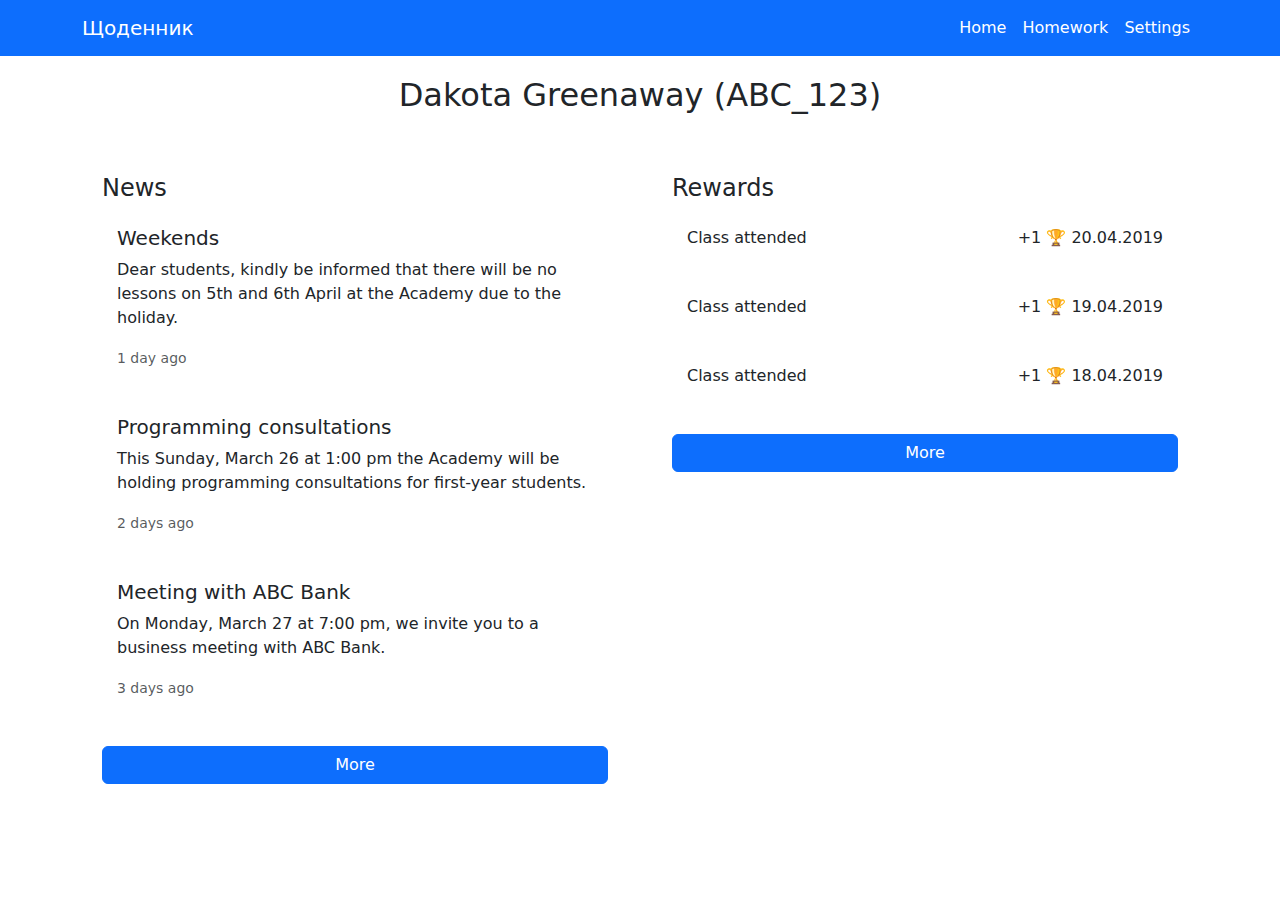
<file: Html/HW/Bootstrap/index.html>
<!DOCTYPE html>
<html lang="uk">
<head>
    <meta charset="UTF-8">
    <meta name="viewport" content="width=device-width, initial-scale=1.0">
    <title>Сайт-щоденник студента</title>
    <link rel="stylesheet" href="style.css">
    <link rel="stylesheet" href="bootstrap.min.css">
</head>
<body>
    <nav class="navbar navbar-expand-lg">
        <div class="container">
            <a class="navbar-brand" href="#">Щоденник</a>
            <div class="collapse navbar-collapse" id="navbarNav">
                <ul class="navbar-nav ms-auto">
                    <li class="nav-item"><a class="nav-link" href="#">Home</a></li>
                    <li class="nav-item"><a class="nav-link" href="#">Homework</a></li>
                    <li class="nav-item"><a class="nav-link" href="#">Settings</a></li>
                </ul>
            </div>
        </div>
    </nav>

    <div class="container profile-header">
        <h2>Dakota Greenaway (ABC_123)</h2>
    </div>

    <div class="container">
        <div class="row">
            <div class="col-md-6">
                <div class="news">
                    <h4>News</h4>
                    <div class="card-news d-flex align-items-center">
                        <div>
                            <h5>Weekends</h5>
                            <p>Dear students, kindly be informed that there will be no lessons on 5th and 6th April at the Academy due to the holiday.</p>
                            <small class="text-muted">1 day ago</small>
                        </div>
                    </div>
                    <div class="card-news d-flex align-items-center">
                        <div>
                            <h5>Programming consultations</h5>
                            <p>This Sunday, March 26 at 1:00 pm the Academy will be holding programming consultations for first-year students.</p>
                            <small class="text-muted">2 days ago</small>
                        </div>
                    </div>
                    <div class="card-news d-flex align-items-center">
                        <div>
                            <h5>Meeting with ABC Bank</h5>
                            <p>On Monday, March 27 at 7:00 pm, we invite you to a business meeting with ABC Bank.</p>
                            <small class="text-muted">3 days ago</small>
                        </div>
                    </div>
                    <button class="btn btn-primary mt-3 w-100">More</button>
                </div>
            </div>
            <div class="col-md-6">
                <div class="rewards">
                    <h4>Rewards</h4>
                    <div class="card-reward d-flex justify-content-between">
                        <span>Class attended</span>
                        <span>+1 🏆 20.04.2019</span>
                    </div>
                    <div class="card-reward d-flex justify-content-between">
                        <span>Class attended</span>
                        <span>+1 🏆 19.04.2019</span>
                    </div>
                    <div class="card-reward d-flex justify-content-between">
                        <span>Class attended</span>
                        <span>+1 🏆 18.04.2019</span>
                    </div>
                    <button class="btn btn-primary mt-3 w-100">More</button>
                </div>
            </div>
        </div>
    </div>
</body>
</html>
</file>
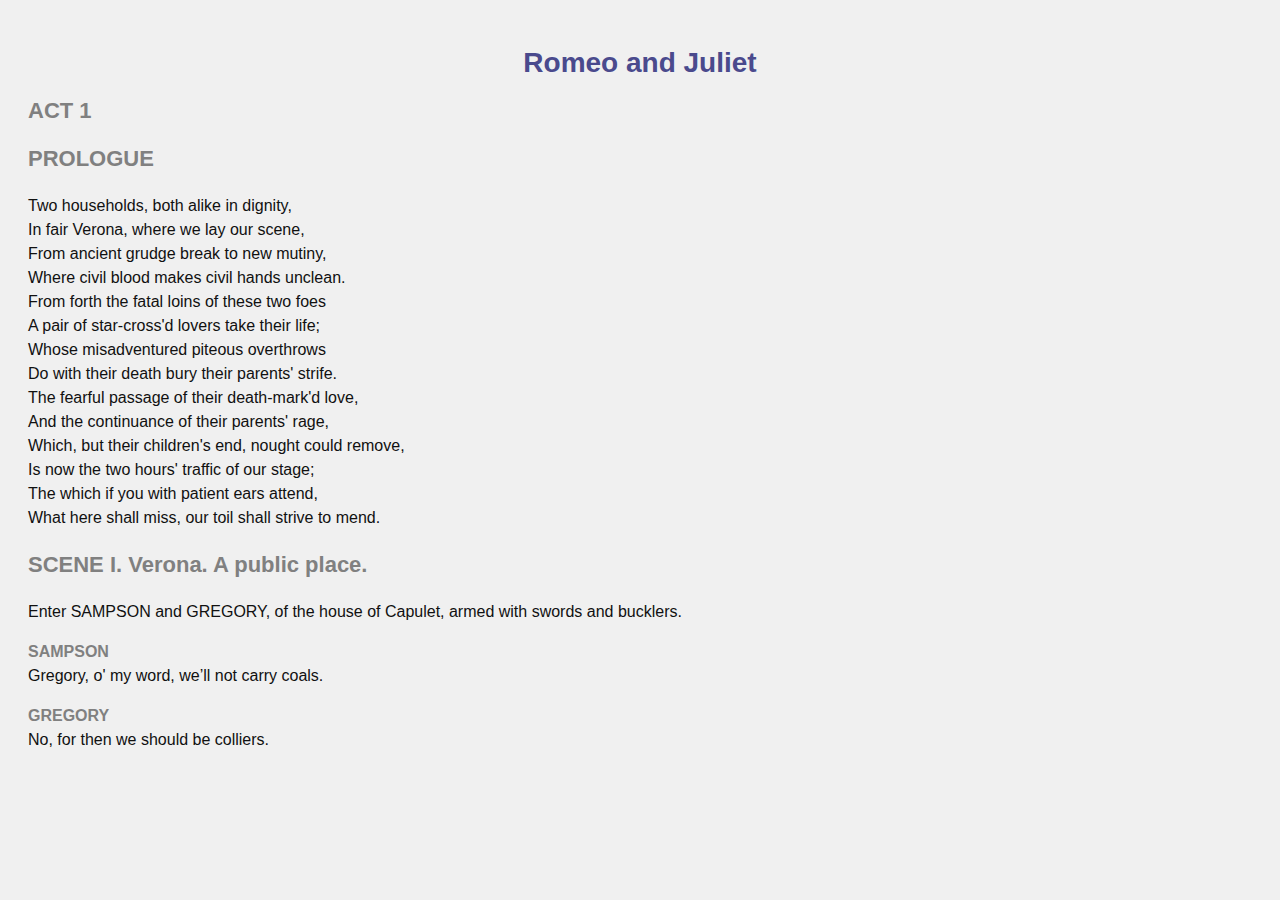
<file: Html/HW/EX1/index.html>
<!DOCTYPE html>
<html lang="en">
<head>
    <meta charset="UTF-8">
    <meta name="viewport" content="width=device-width, initial-scale=1.0">
    <title>Romeo and Juliet</title>
    <link rel="stylesheet" href="styles.css">
</head>
<body>
    <h1>Romeo and Juliet</h1>
    <h2>ACT 1</h2>
    <h3>PROLOGUE</h3>
    <p>Two households, both alike in dignity,<br>
        In fair Verona, where we lay our scene,<br>
        From ancient grudge break to new mutiny,<br>
        Where civil blood makes civil hands unclean.<br>
        From forth the fatal loins of these two foes<br>
        A pair of star-cross'd lovers take their life;<br>
        Whose misadventured piteous overthrows<br>
        Do with their death bury their parents' strife.<br>
        The fearful passage of their death-mark'd love,<br>
        And the continuance of their parents' rage,<br>
        Which, but their children's end, nought could remove,<br>
        Is now the two hours' traffic of our stage;<br>
        The which if you with patient ears attend,<br>
        What here shall miss, our toil shall strive to mend. </p>

    <h3>SCENE I. Verona. A public place.</h3>
    <p>Enter SAMPSON and GREGORY, of the house of Capulet, armed with swords and bucklers.</p>
    <p><b>SAMPSON</b><br>
    Gregory, o' my word, we’ll not carry coals.</p>
    <p><b>GREGORY</b><br>
    No, for then we should be colliers.</p>
</body>
</html>
</file>
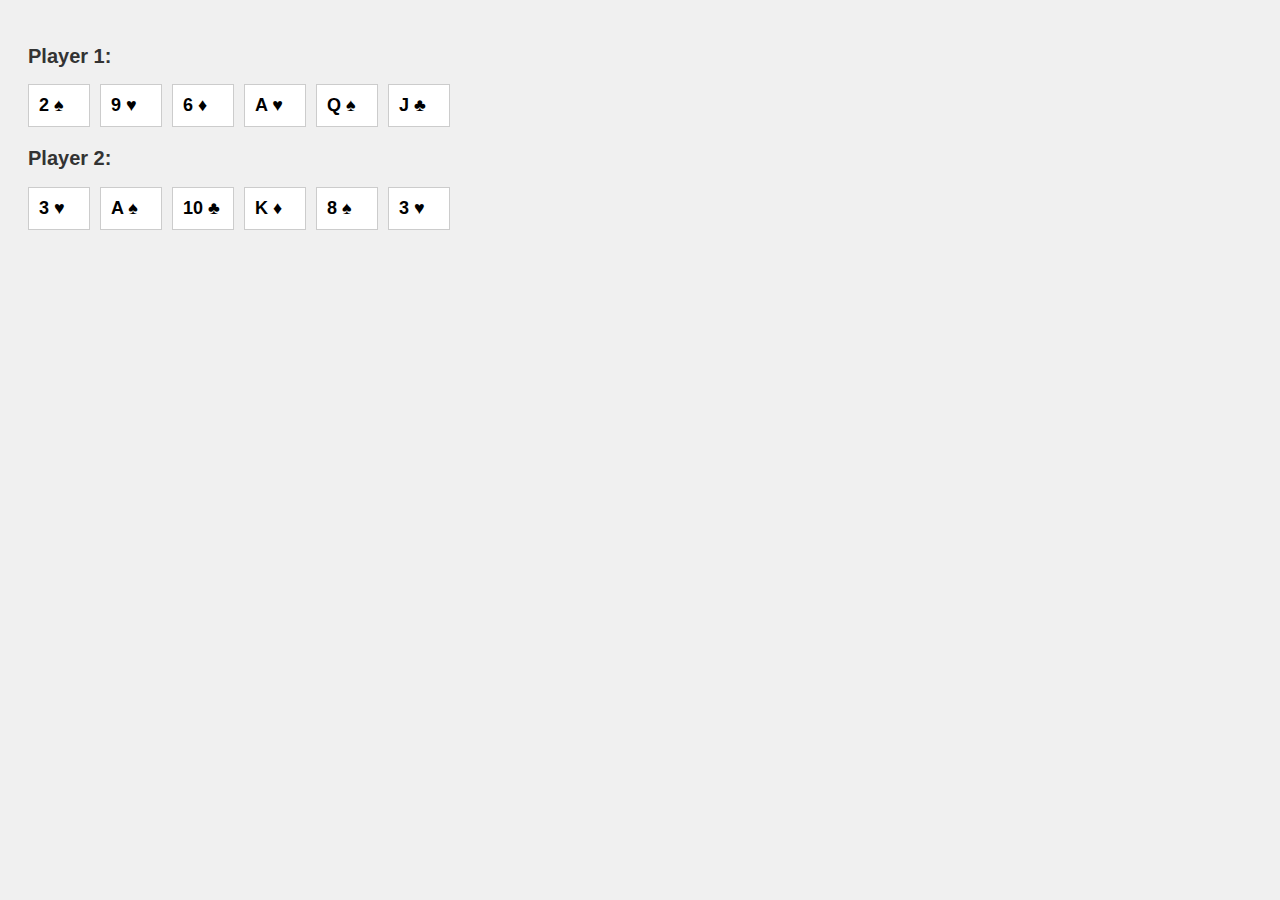
<file: Html/HW/EX2/index.html>
<!DOCTYPE html>
<html lang="en">
<head>
    <meta charset="UTF-8">
    <meta name="viewport" content="width=device-width, initial-scale=1.0">
    <title>Card Game</title>
    <link rel="stylesheet" href="styles.css">
</head>
<body>
    <h2>Player 1:</h2>
    <div class="cards">
        <span class="card">2 ♠</span>
        <span class="card">9 ♥</span>
        <span class="card">6 ♦</span>
        <span class="card">A ♥</span>
        <span class="card">Q ♠</span>
        <span class="card">J ♣</span>
    </div>

    <h2>Player 2:</h2>
    <div class="cards">
        <span class="card">3 ♥</span>
        <span class="card">A ♠</span>
        <span class="card">10 ♣</span>
        <span class="card">K ♦</span>
        <span class="card">8 ♠</span>
        <span class="card">3 ♥</span>
    </div>
</body>
</html>
</file>
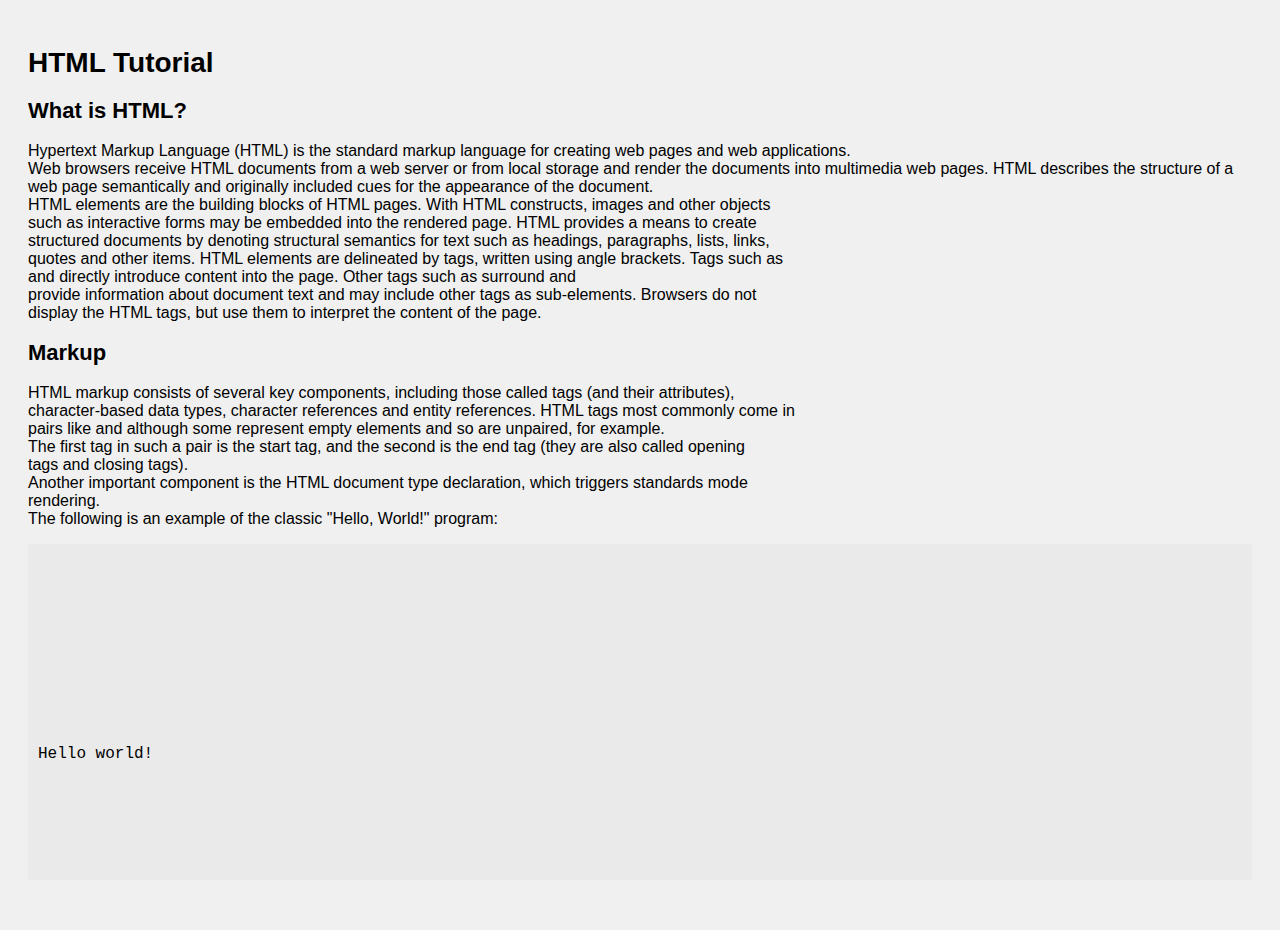
<file: Html/HW/EX3/index.html>
<!DOCTYPE html>
<html lang="en">
<head>
    <meta charset="UTF-8">
    <meta name="viewport" content="width=device-width, initial-scale=1.0">
    <title>HTML Tutorial</title>
    <link rel="stylesheet" href="styles.css">
</head>
<body>
    <h1>HTML Tutorial</h1>
    <h2>What is HTML?</h2>
    <p>Hypertext Markup Language (HTML) is the standard markup language for creating web pages and web applications.<br>
        Web browsers receive HTML documents from a web server or from local storage and render the documents into multimedia web pages. HTML describes the structure of a web page semantically and originally included cues for the appearance of the document.<br>
        HTML elements are the building blocks of HTML pages. With HTML constructs, images and other objects<br>
        such as interactive forms may be embedded into the rendered page. HTML provides a means to create<br> 
        structured documents by denoting structural semantics for text such as headings, paragraphs, lists, links,<br>
        quotes and other items. HTML elements are delineated by tags, written using angle brackets. Tags such as<br>
        and directly introduce content into the page. Other tags such as surround and<br> 
        provide information about document text and may include other tags as sub-elements. Browsers do not<br> 
        display the HTML tags, but use them to interpret the content of the page.</p>

    <h2>Markup</h2>
    <p>HTML markup consists of several key components, including those called tags (and their attributes),<br> 
        character-based data types, character references and entity references. HTML tags most commonly come in<br> 
        pairs like and although some represent empty elements and so are unpaired, for example.<br>
        The first tag in such a pair is the start tag, and the second is the end tag (they are also called opening<br>
        tags and closing tags).<br>

        Another important component is the HTML document type declaration, which triggers standards mode<br>
        rendering.<br>

        The following is an example of the classic "Hello, World!" program:<br></p>
    <pre><code>
<p>
    <!DOCTYPE html>
    <html>
        <head>
            <title>This is a title</title>
        </head>
        <body>
            <p>Hello world!</p>
        </body>
    </html>
</p>
    </code></pre>
</body>
</html>
</file>
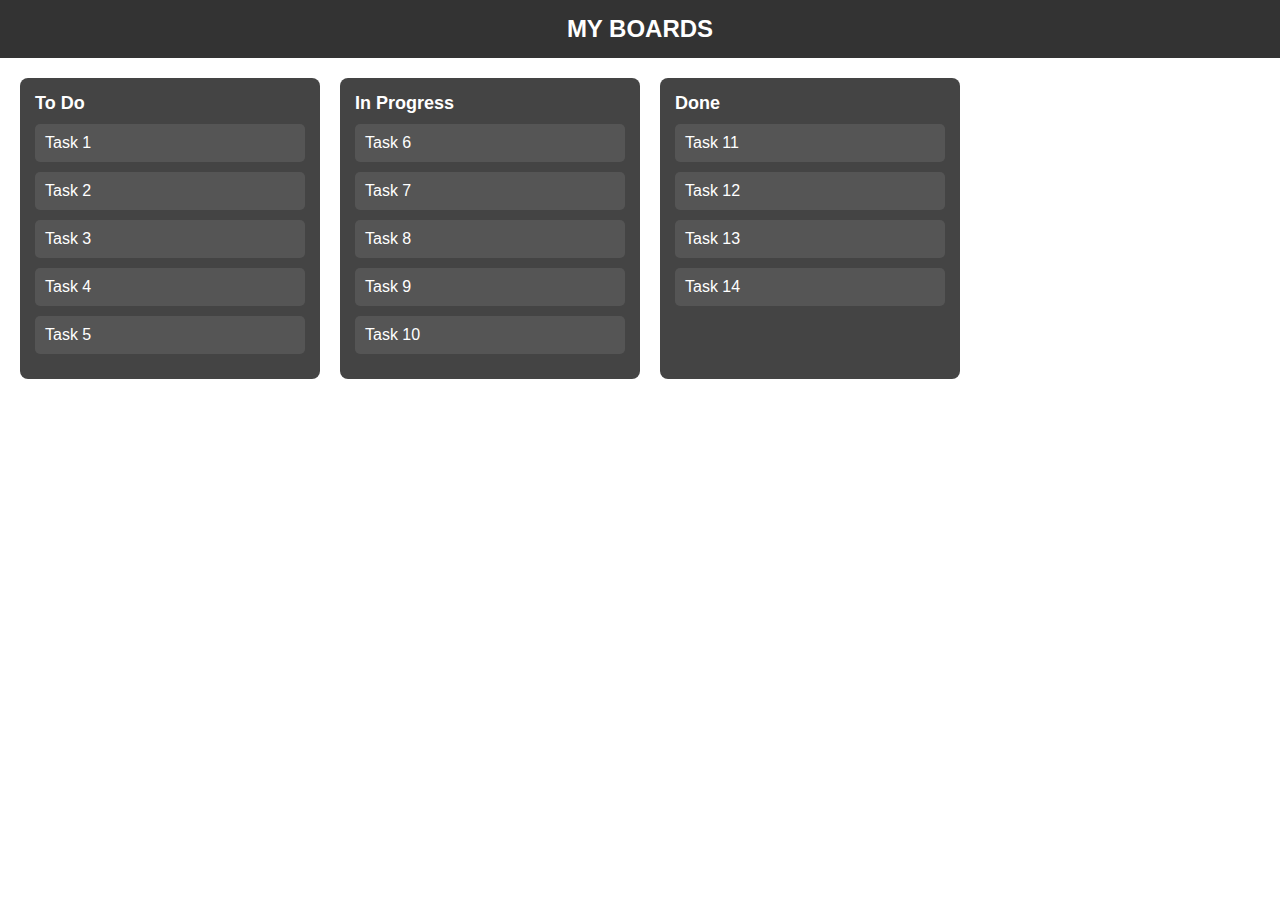
<file: Html/HW/FlexBox/index.html>
<!DOCTYPE html>
<html lang="en">
<head>
    <meta charset="UTF-8">
    <meta name="viewport" content="width=device-width, initial-scale=1.0">
    <title>Task Boards</title>
    <link rel="stylesheet" href="style.css">
</head>
<body>
    <div class="header">MY BOARDS</div>
    <div class="boards-container">
        <div class="board">
            <div class="board-title">To Do</div>
            <div class="task">Task 1</div>
            <div class="task">Task 2</div>
            <div class="task">Task 3</div>
            <div class="task">Task 4</div>
            <div class="task">Task 5</div>
        </div>
        <div class="board">
            <div class="board-title">In Progress</div>
            <div class="task">Task 6</div>
            <div class="task">Task 7</div>
            <div class="task">Task 8</div>
            <div class="task">Task 9</div>
            <div class="task">Task 10</div>
        </div>
        <div class="board">
            <div class="board-title">Done</div>
            <div class="task">Task 11</div>
            <div class="task">Task 12</div>
            <div class="task">Task 13</div>
            <div class="task">Task 14</div>
        </div>
    </div>
</body>
</html>
</file>
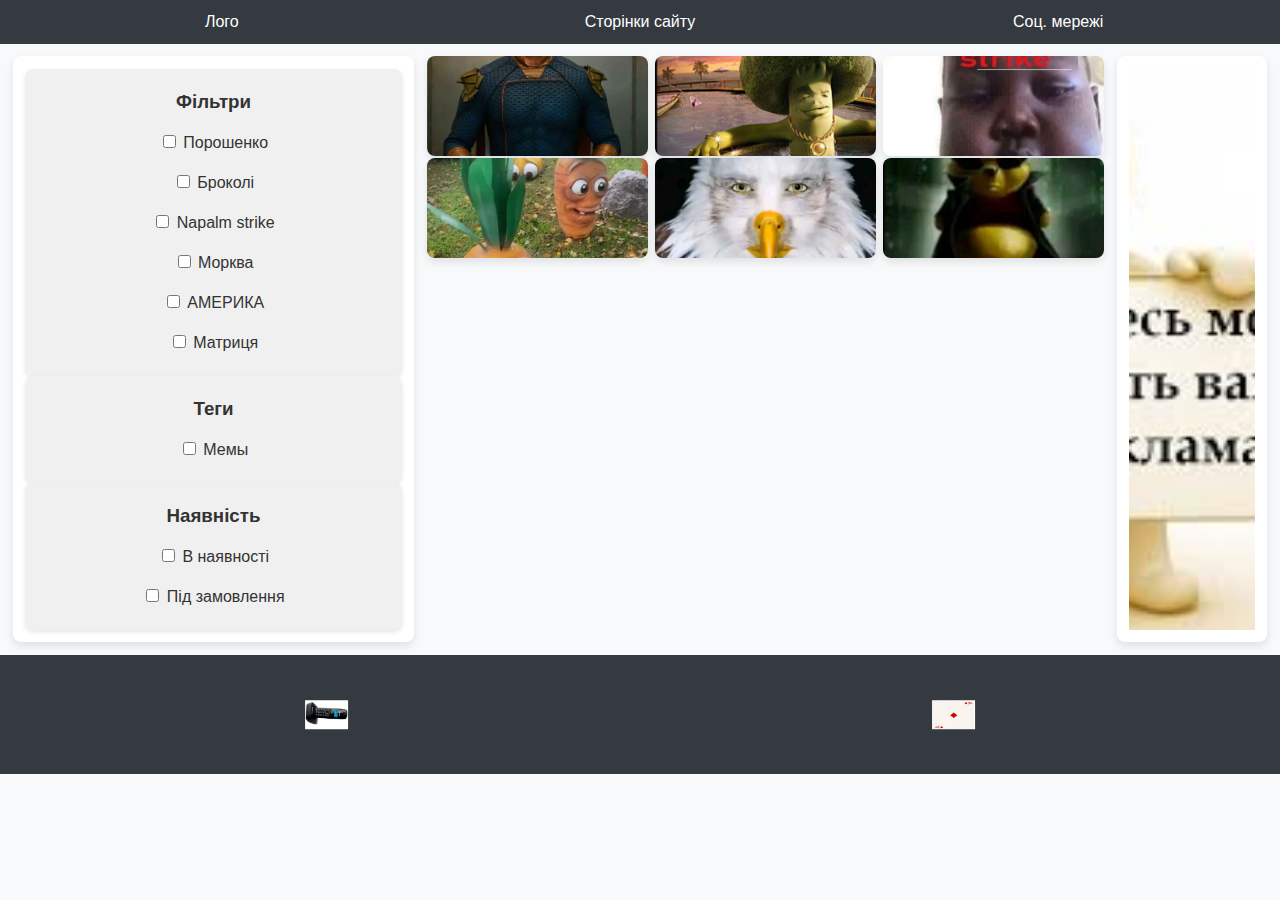
<file: Html/HW/Grid Layout/index.html>
<!DOCTYPE html>
<html lang="uk">
<head>
    <meta charset="UTF-8">
    <meta name="viewport" content="width=device-width, initial-scale=1.0">
    <title>123</title>
    <link rel="stylesheet" href="styles.css">
</head>
<body>
    <header>
        <div class="logo">Лого</div>
        <nav class="menu">Сторінки сайту</nav>
        <div class="social">Соц. мережі</div>
    </header>
    <div class="container">
        <side class="sidebar">
            <div class="filters">
            <h3>Фільтри</h3>
                <label>
                    <input type="checkbox" name="category" value="poroshenko">
                    Порошенко
                </label>
                <label>
                    <input type="checkbox" name="category" value="broccoli">
                    Броколі
                </label>
                <label>
                    <input type="checkbox" name="category" value="Napalm">
                    Napalm strike
                </label>
                <label>
                    <input type="checkbox" name="category" value="morkov">
                    Морква
                </label>
                <label>
                    <input type="checkbox" name="category" value="USA">
                    АМЕРИКА
                </label>
                <label>
                    <input type="checkbox" name="category" value="NEO">
                    Матриця
                </label>
            </div>
            <div class="tags">
                <h3>Теги</h3>
                <label>
                    <input type="checkbox" name="category" value="poroshenko">
                    Мемы
                </label>
            </div>
            <div class="availability">
                <h3>Наявність</h3>
                <label>
                    <input type="checkbox" name="category" value="poroshenko">
                    В наявності
                </label>
                <label>
                    <input type="checkbox" name="category" value="broccoli">
                    Під замовлення
                </label>
            </div>
        </side>
        <main>
            <div class="catalog">
                <div class="card"><img src="images/1.jpg"></div>
                <div class="card"><img src="images/2.jpg"></div>
                <div class="card"><img src="images/3.jpg"></div>
                <div class="card"><img src="images/4.jpg"></div>
                <div class="card"><img src="images/5.jpg"></div>
                <div class="card"><img src="images/6.jpg"></div>
            </div>
        </main>
        <side class="ads"><img src="images/ads.jpg"></side>
    </div>
    <footer>
        <div class="contacts"><img src="images/kontakt.jpg"></div>
        <div class="map"><img src="images/map.jpg"></div>
    </footer>
</body>
</html>
</file>
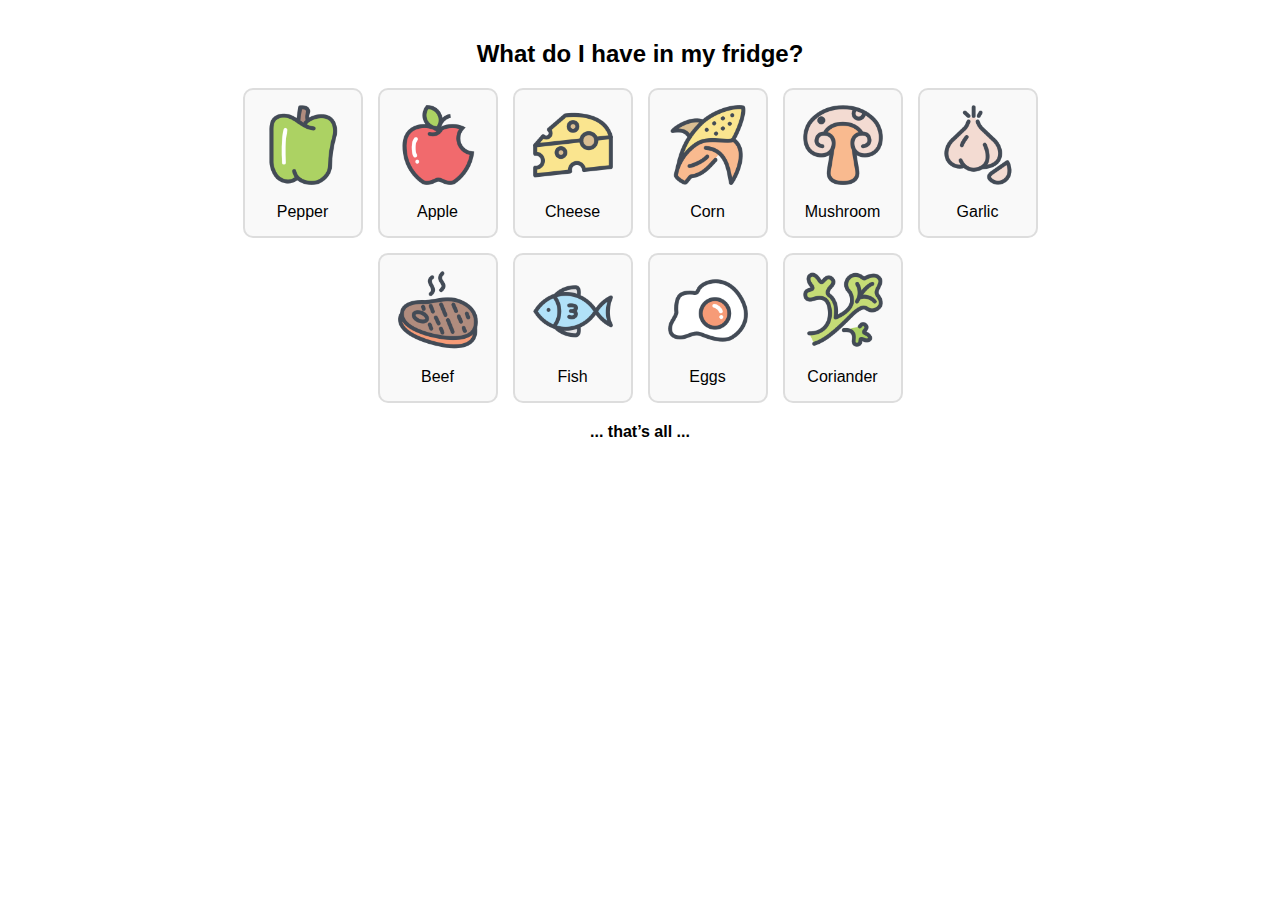
<file: Html/HW/Принципи навігації web-сайту/index.html>
<!DOCTYPE html>
<html lang="uk">
<head>
    <meta charset="UTF-8">
    <meta name="viewport" content="width=device-width, initial-scale=1.0">
    <title>Список продуктів</title>
    <link rel="stylesheet" href="style.css">
</head>
<body>
    <h2>What do I have in my fridge?</h2>
    <div class="container">
        <div class="product"><img src="images/Food_C247-128.png" alt="Pepper"><br>Pepper</div>
        <div class="product"><img src="images/Food_C240-128.png" alt="Apple"><br>Apple</div>
        <div class="product"><img src="images/Food_C217-128.png" alt="Cheese"><br>Cheese</div>
        <div class="product"><img src="images/Food_C245-128.png" alt="Corn"><br>Corn</div>
        <div class="product"><img src="images/Food_C239-128.png" alt="Mushroom"><br>Mushroom</div>
        <div class="product"><img src="images/Food_C238-128.png" alt="Garlic"><br>Garlic</div>
        <div class="product"><img src="images/Food_C225-128.png" alt="Beef"><br>Beef</div>
        <div class="product"><img src="images/Food_C205-128.png" alt="Fish"><br>Fish</div>
        <div class="product"><img src="images/Food_C203-128.png" alt="Eggs"><br>Eggs</div>
        <div class="product"><img src="images/Food_C235-128.png" alt="Coriander"><br>Coriander</div>
    </div>
    <div class="footer">... that’s all ...</div>
</body>
</html>
</file>
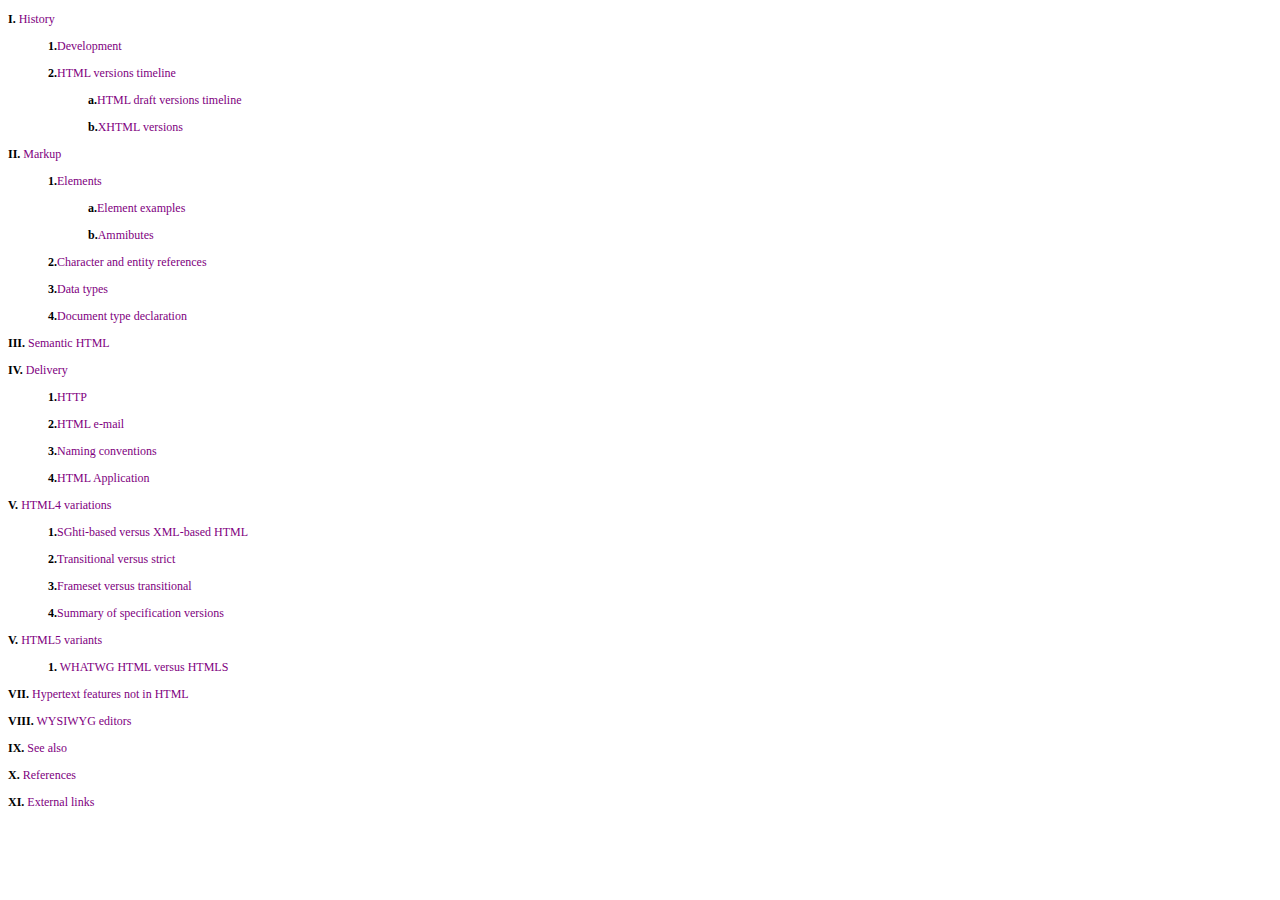
<file: Html/HW/Форматування тексту/index.html>
<!DOCTYPE html>
<html lang="en">
<head>
    <meta charset="UTF-8">
    <meta name="viewport" content="width=device-width, initial-scale=1.0">
    <link rel="stylesheet" href="style.css">
    <title>Andrei Sunstrike</title>
</head>
<body>
    <main class="container">
        <div>
            <p class="purple"><strong class="black">I.</strong> History</p>
            <p class="a"><strong class="black">1.</strong>Development</p>
            <p class="a"><strong class="black">2.</strong>HTML versions timeline</p>
            <p class="b"><strong class="black">a.</strong>HTML draft versions timeline</p>
            <p class="b"><strong class="black">b.</strong>XHTML versions</p>

            <p class="purple"><strong class="black">II.</strong> Markup</p>
            <p class="a"><strong class="black">1.</strong>Elements</p>
            <p class="b"><strong class="black">a.</strong>Element examples</p>
            <p class="b"><strong class="black">b.</strong>Ammibutes</p>
            <p class="a"><strong class="black">2.</strong>Character and entity references</p>
            <p class="a"><strong class="black">3.</strong>Data types</p>
            <p class="a"><strong class="black">4.</strong>Document type declaration</p>

            <p class="purple"><strong class="black">III.</strong> Semantic HTML</p>

            <p class="purple"><strong class="black">IV.</strong> Delivery</p>
            <p class="a"><strong class="black">1.</strong>HTTP</p>
            <p class="a"><strong class="black">2.</strong>HTML e-mail</p>
            <p class="a"><strong class="black">3.</strong>Naming conventions</p>
            <p class="a"><strong class="black">4.</strong>HTML Application</p>

            <p class="purple"><strong class="black">V.</strong> HTML4 variations</p>
            <p class="a"><strong class="black">1.</strong>SGhti-based versus XML-based HTML</p>
            <p class="a"><strong class="black">2.</strong>Transitional versus strict</p>
            <p class="a"><strong class="black">3.</strong>Frameset versus transitional</p>
            <p class="a"><strong class="black">4.</strong>Summary of specification versions</p>

            <p class="purple"><strong class="black">V.</strong> HTML5 variants</p>
            <p class="a"><strong class="black">1.</strong> WHATWG HTML versus HTMLS</p>

            <p class="purple"><strong class="black">VII.</strong> Hypertext features not in HTML</p>

            <p class="purple"><strong class="black">VIII.</strong> WYSIWYG editors</p>

             <p class="purple"><strong class="black">IX.</strong> See also</p>

             <p class="purple"><strong class="black">X.</strong> References</p>

             <p class="purple"><strong class="black">XI.</strong> External links</p>
        </div>
    </main>
    
</body>
</html>
</file>
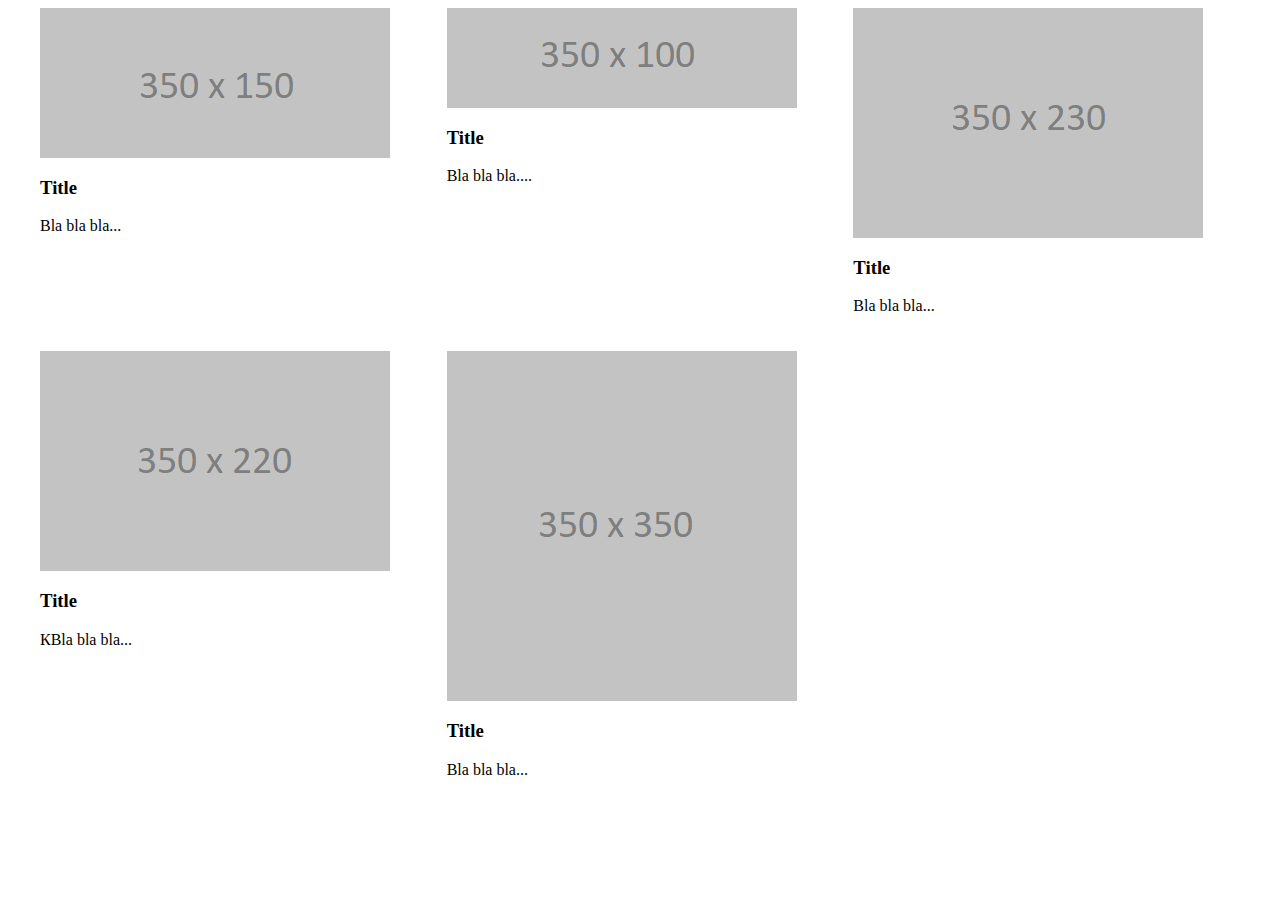
<file: Html/HW/Адаптив/EX1/index.html>
<!DOCTYPE html>
<html lang="uk">
<head>
    <meta charset="UTF-8">
    <meta name="viewport" content="width=device-width, initial-scale=1.0">
    <title>Андрей санстрайк</title>
    <link rel="stylesheet" href="style.css">
</head>
<body>
    <div class="container">
        <div class="item">
            <div class="img350x150"><img src="/Html/HW/Адаптив/EX1/icons_hw_module_8_9/350x150.png"></div>
            <h3>Title</h3>
            <p>Bla bla bla...</p>
        </div>
        <div class="item">
            <div class="img350x100"><img src="/Html/HW/Адаптив/EX1/icons_hw_module_8_9/350x100.png"></div>
            <h3>Title</h3>
            <p>Bla bla bla....</p>
        </div>
        <div class="item">
            <div class="img350x230"><img src="/Html/HW/Адаптив/EX1/icons_hw_module_8_9/350x230.png"></div>
            <h3>Title</h3>
            <p>Bla bla bla...</p>
        </div>
        <div class="item">
            <div class="img350x220"><img src="/Html/HW/Адаптив/EX1/icons_hw_module_8_9/350x220.png"></div>
            <h3>Title</h3>
            <p>КBla bla bla...</p>
        </div>
        <div class="item">
            <div class="img350x350"><img src="/Html/HW/Адаптив/EX1/icons_hw_module_8_9/350x350.png"></div>
            <h3>Title</h3>
            <p>Bla bla bla...</p>
        </div>
    </div>
</body>
</html>
</file>
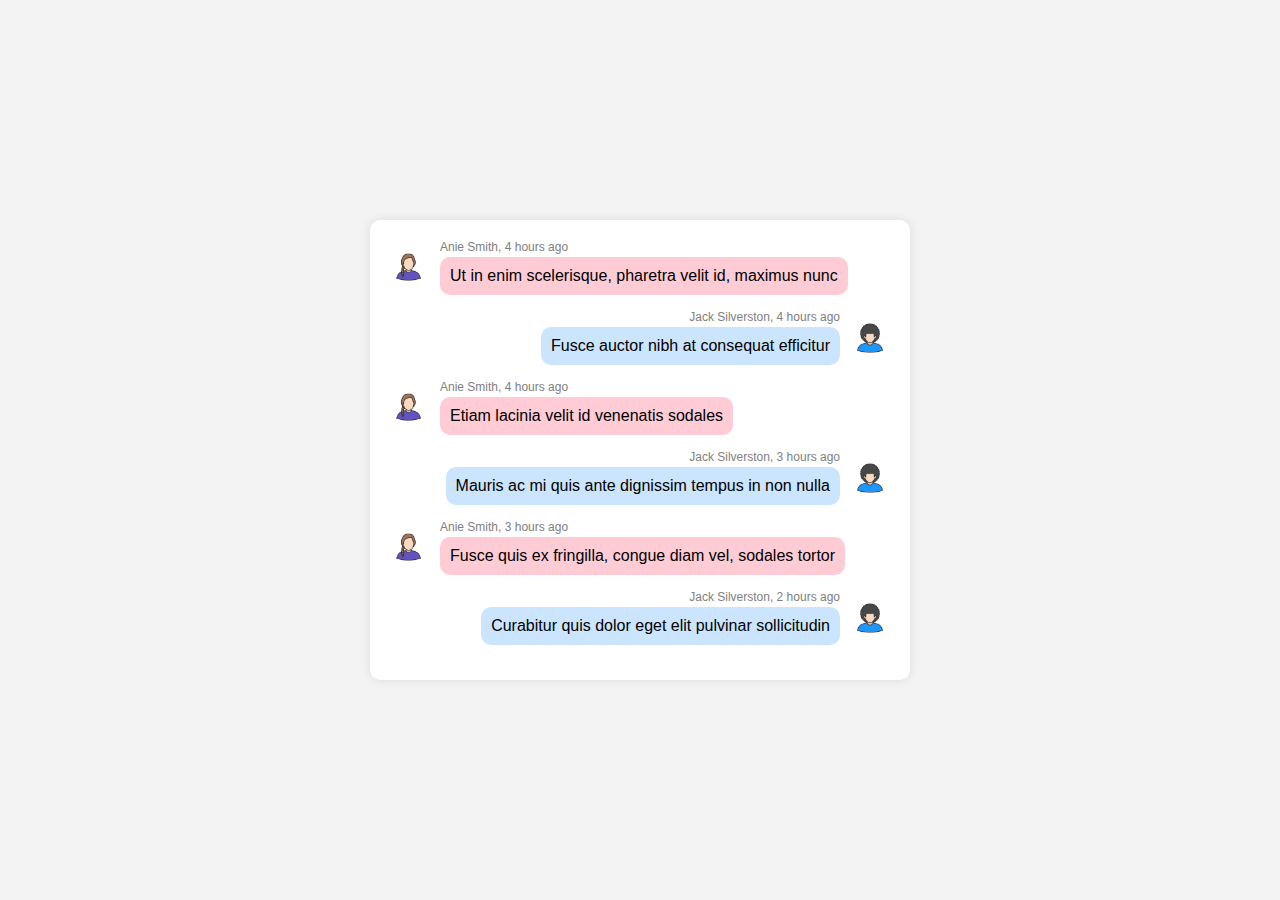
<file: Html/HW/Адаптив/EX2/index.html>
<!DOCTYPE html>
<html lang="uk">
<head>
    <meta charset="UTF-8">
    <meta name="viewport" content="width=device-width, initial-scale=1.0">
    <title>Чат</title>
    <link rel="stylesheet" href="style.css">
</head>
<body>
<div class="chat-container">
    <div class="message left">
        <img class="avatar" src="/Html/HW/Адаптив/EX2/icons_hw_module_8_9/avatar_2.png" alt="Anie Smith">
        <div>
            <div class="user-info">Anie Smith, 4 hours ago</div>
            <div class="content">Ut in enim scelerisque, pharetra velit id, maximus nunc</div>
        </div>
    </div>

    <div class="message right">
        <img class="avatar" src="/Html/HW/Адаптив/EX2/icons_hw_module_8_9/avatar_1.png" alt="Jack Silverston">
        <div>
            <div class="user-info">Jack Silverston, 4 hours ago</div>
            <div class="content">Fusce auctor nibh at consequat efficitur</div>
        </div>
    </div>

    <div class="message left">
        <img class="avatar" src="/Html/HW/Адаптив/EX2/icons_hw_module_8_9/avatar_2.png" alt="Anie Smith">
        <div>
            <div class="user-info">Anie Smith, 4 hours ago</div>
            <div class="content">Etiam lacinia velit id venenatis sodales</div>
        </div>
    </div>

    <div class="message right">
        <img class="avatar" src="/Html/HW/Адаптив/EX2/icons_hw_module_8_9/avatar_1.png" alt="Jack Silverston">
        <div>
            <div class="user-info">Jack Silverston, 3 hours ago</div>
            <div class="content">Mauris ac mi quis ante dignissim tempus in non nulla</div>
        </div>
    </div>

    <div class="message left">
        <img class="avatar" src="/Html/HW/Адаптив/EX2/icons_hw_module_8_9/avatar_2.png" alt="Anie Smith">
        <div>
            <div class="user-info">Anie Smith, 3 hours ago</div>
            <div class="content">Fusce quis ex fringilla, congue diam vel, sodales tortor</div>
        </div>
    </div>

    <div class="message right">
        <img class="avatar" src="/Html/HW/Адаптив/EX2/icons_hw_module_8_9/avatar_1.png" alt="Jack Silverston">
        <div>
            <div class="user-info">Jack Silverston, 2 hours ago</div>
            <div class="content">Curabitur quis dolor eget elit pulvinar sollicitudin</div>
        </div>
    </div>
</div>
</body>
</html>
</file>
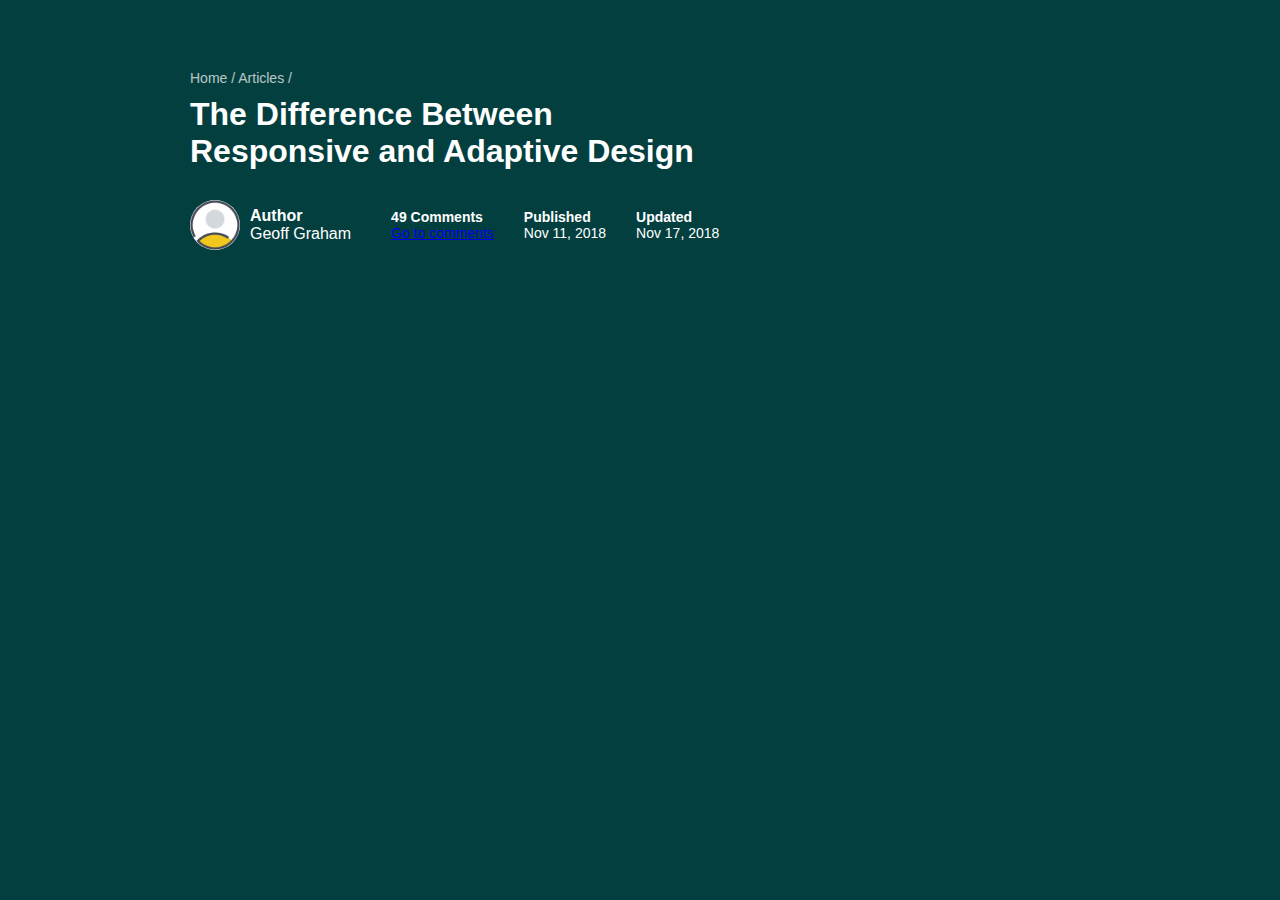
<file: Html/HW/Позиціонування/EX1/index.html>
<!DOCTYPE html>
<html lang="en">
<head>
    <meta charset="UTF-8">
    <meta name="viewport" content="width=device-width, initial-scale=1.0">
    <title>EX1</title>
    <link rel="stylesheet" href="styles.css">
</head>
<body>
    <div class="container">
        <nav class="breadcrumb">Home / Articles /</nav>
        <h1 class="title">The Difference Between <br>Responsive and Adaptive Design</h1>
        <div class="info">
            <div class="author">
                <img src="icons_hw/account.png" alt="Author Avatar">
                <p><strong>Author</strong><br>Geoff Graham</p>
            </div>
            <div class="meta">
                <p><strong>49 Comments</strong><br><a href="#">Go to comments</a></p>
                <p><strong>Published</strong><br>Nov 11, 2018</p>
                <p><strong>Updated</strong><br>Nov 17, 2018</p>
            </div>
        </div>
    </div>
</body>
</html>
</file>
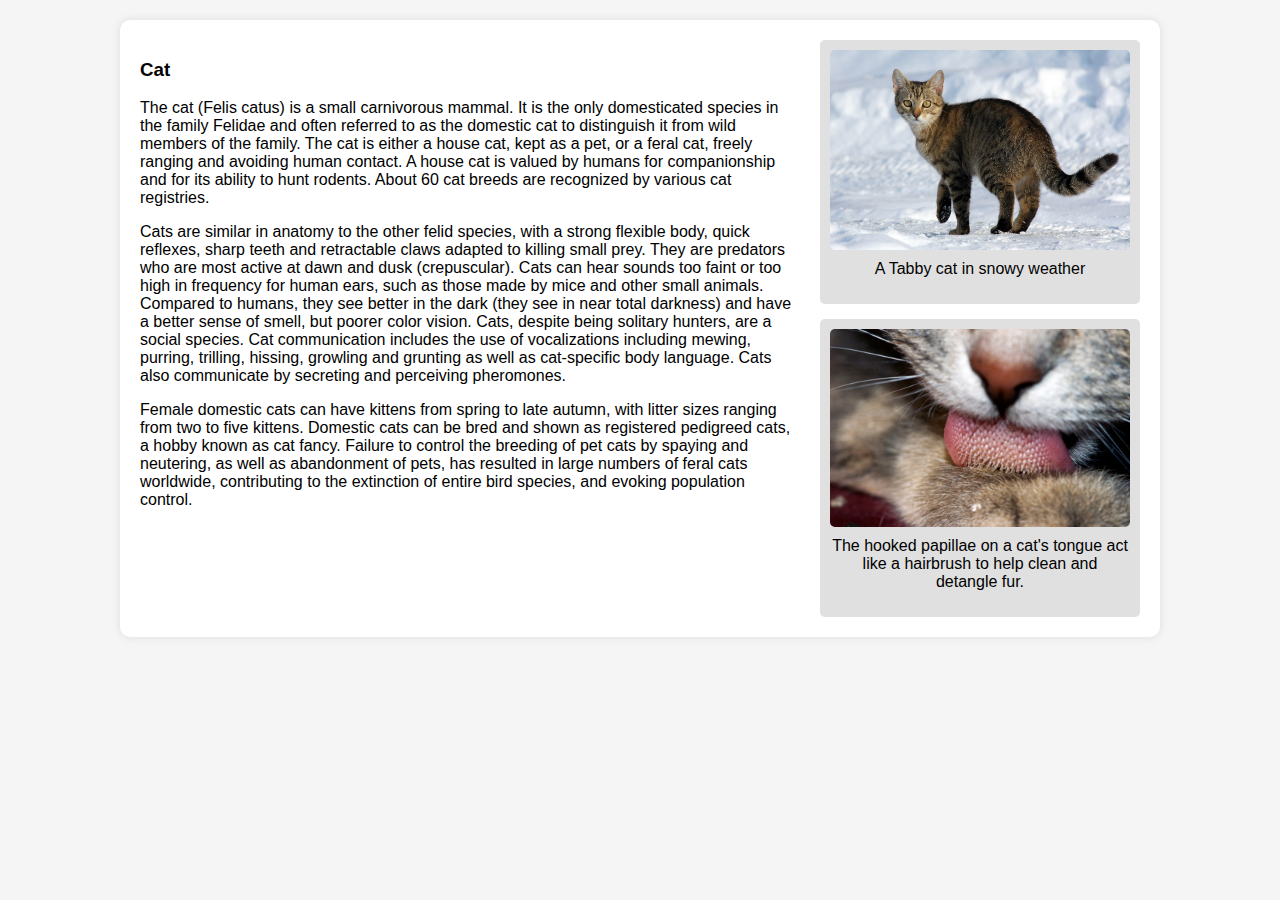
<file: Html/HW/Позиціонування/EX2/index.html>
<!DOCTYPE html>
<html lang="uk">
<head>
    <meta charset="UTF-8">
    <meta name="viewport" content="width=device-width, initial-scale=1.0">
    <title>Інформація про котів</title>
    <link rel="stylesheet" href="styles.css">
</head>
<body>
    <div class="container">
        <div class="text">
            <h3>Cat</h3>
            <p>The cat (Felis catus) is a small carnivorous mammal. It is the only domesticated species in the family Felidae and often referred to as the domestic cat to distinguish it from wild members of the family. The cat is either a house cat, kept as a pet, or a feral cat, freely ranging and avoiding human contact. A house cat is valued by humans for companionship and for its ability to hunt rodents. About 60 cat breeds are recognized by various cat registries.</p>
            <p>Cats are similar in anatomy to the other felid species, with a strong flexible body, quick reflexes, sharp teeth and retractable claws adapted to killing small prey. They are predators who are most active at dawn and dusk (crepuscular). Cats can hear sounds too faint or too high in frequency for human ears, such as those made by mice and other small animals. Compared to humans, they see better in the dark (they see in near total darkness) and have a better sense of smell, but poorer color vision. Cats, despite being solitary hunters, are a social species. Cat communication includes the use of vocalizations including mewing, purring, trilling, hissing, growling and grunting as well as cat-specific body language. Cats also communicate by secreting and perceiving pheromones.</p>
            <p>Female domestic cats can have kittens from spring to late autumn, with litter sizes ranging from two to five kittens. Domestic cats can be bred and shown as registered pedigreed cats, a hobby known as cat fancy. Failure to control the breeding of pet cats by spaying and neutering, as well as abandonment of pets, has resulted in large numbers of feral cats worldwide, contributing to the extinction of entire bird species, and evoking population control.</p>
        </div>
        <div class="images">
            <div class="image-box">
                <img src="icons_hw/cat1.jpg" alt="cat1">
                <p>A Tabby cat in snowy weather</p>
            </div>
            <div class="image-box">
                <img src="icons_hw/cat2.jpg" alt="cat2">
                <p>The hooked papillae on a cat's tongue act like a hairbrush to help clean and detangle fur.</p>
            </div>
        </div>
    </div>
</body>
</html>
</file>
<file: Html/HW/Bootstrap/style.css>
body {
    background-color: #f8f9fa;
}
.navbar {
    background-color: #0d6efd !important;
}
.navbar-brand, .nav-link {
    color: white !important;
}
.profile-header {
    text-align: center;
    padding: 20px 0;
    background: white;
    margin-bottom: 20px;
}
.profile-header h2 {
    margin: 0;
}
.card-news, .card-reward {
    background: white;
    padding: 15px;
    border-radius: 8px;
    margin-bottom: 15px;
}
.icon {
    font-size: 40px;
    margin-right: 15px;
}
.news, .rewards {
    background: white;
    padding: 20px;
    border-radius: 8px;
}
</file>
<file: Html/HW/EX1/styles.css>
body {
    background-color: #f0f0f0;
    font-family: Arial, sans-serif;
    padding: 20px;
}

h1 {
    text-align: center;
    font-size: 28px;
    color: #4a4a8d;
}

h2, h3 {
    font-size: 22px;
    color:gray;
}

p {
    font-size: 16px;
    color: #111;
    line-height: 1.5;
}

b {
    color: gray;
}
</file>
<file: Html/HW/EX2/styles.css>
body {
    background-color: #f0f0f0;
    font-family: Arial, sans-serif;
    padding: 20px;
}

h2 {
    font-size: 20px;
    color: #333;
}

.cards {
    display: flex;
    gap: 10px;
    margin-bottom: 20px;
}

.card {
    display: inline-block;
    padding: 10px;
    border: 1px solid #ccc;
    background-color: white;
    font-size: 18px;
    font-weight: bold;
    min-width: 40px;
}
</file>
<file: Html/HW/EX3/styles.css>
body {
    background-color: #f0f0f0;
    font-family: Arial, sans-serif;
    padding: 20px;
}

h1 {
    font-size: 28px;
}

h2 {
    font-size: 22px;
}

p {
    font-size: 16px;
}

code {
    background-color: #eaeaea;
    padding: 2px 5px;
}

pre {
    background-color: #eaeaea;
    padding: 10px;
}
</file>
<file: Html/HW/FlexBox/style.css>
* {
    margin: 0;
    padding: 0;
    box-sizing: border-box;
}

body {
    display: flex;
    flex-direction: column;
    height: 100vh;
    overflow: hidden;
    font-family: Arial, sans-serif;
}

.header {
    text-align: center;
    font-size: 24px;
    font-weight: bold;
    background: #333;
    color: white;
    padding: 15px;
    position: sticky;
    top: 0;
    z-index: 10;
}

.boards-container {
    display: flex;
    overflow-x: auto;
    padding: 20px;
    gap: 20px;
}

.board {
    min-width: 300px;
    max-width: 400px;
    background: #444;
    color: white;
    padding: 15px;
    border-radius: 8px;
    flex-shrink: 0;
    display: flex;
    flex-direction: column;
    max-height: 80vh;
    overflow-y: auto;
}

.board-title {
    font-size: 18px;
    font-weight: bold;
    margin-bottom: 10px;
}

.task {
    background: #555;
    padding: 10px;
    margin-bottom: 10px;
    border-radius: 5px;
}
</file>
<file: Html/HW/Grid Layout/styles.css>
body {
    font-family: Arial, sans-serif;
    display: flex;
    flex-direction: column;
    min-height: 100%;
    margin: 0;
    background: #f8f9fa;
    color: #333;
}

header {
    display: flex;
    justify-content: space-between;
    align-items: center;
    padding: 1%;
    background: #343a40;
    color: #fff;
}

.logo, .menu, .social {
    flex: 1;
    text-align: center;
}

.container {
    display: flex;
    flex: 1;
    padding: 1%;
    gap: 1%;
}

.sidebar {
    display: flex;
    flex-direction: column;
    width: 20%;
    gap: 1%;
    background: #fff;
    padding: 1%;
    border-radius: 8px;
    box-shadow: 0 4px 8px rgba(0, 0, 0, 0.1);
}

.filters, .tags, .availability {
    background: #f0f0f0;
    text-align: center;
    padding: 1%;
    border-radius: 8px;
    box-shadow: 0 2px 4px rgba(0, 0, 0, 0.1);
}

.filters label, .tags label, .availability label {
    display: block;
    margin-bottom: 20px;
}

main {
    flex: 3;
    display: flex;
    flex-direction: column;
    gap: 1%;
}

.catalog {
    display: flex;
    flex-wrap: wrap;
    gap: 1%;
}

.card {
    flex: 1 1 calc(33.333% - 1%);
    background: #fff;
    height: 100px;
    border-radius: 8px;
    box-shadow: 0 4px 8px rgba(0, 0, 0, 0.1);
    overflow: hidden;
    transition: box-shadow 0.3s;
}

.card:hover {
    box-shadow: 0 8px 16px rgba(0, 0, 0, 0.2);
}

.card img {
    width: 100%;
    height: 100%;
    object-fit: cover;
}

.ads {
    width: 15%;
    background: #fff;
    text-align: center;
    padding: 1%;
    border-radius: 8px;
    box-shadow: 0 4px 8px rgba(0, 0, 0, 0.1);
}

.ads img {
    width: 100%;
    height: 100%;
    object-fit: cover;
}

footer {
    display: flex;
    padding: 1%;
    background: #343a40;
    color: #fff;
}

.contacts, .map {
    flex: 1;
    text-align: center;
    padding: 2%;
}

.contacts img, .map img {
    width: 5%;
    height: 100%;
    object-fit: cover;
    transform: rotate(90deg);
    transform-origin: center;
}

@media (max-width: 1366px) {
    .sidebar {
        width: 25%;
    }
    .ads {
        width: 10%;
    }
}

@media (max-width: 1280px) {
    .sidebar {
        width: 30%;
    }
    .ads {
        width: 10%;
    }
}

@media (max-width: 800px) {
    .container {
        flex-direction: column;
    }
    .sidebar {
        flex-direction: row;
        width: 100%;
        justify-content: space-between;
        flex-grow: 1;
    }
    .catalog {
        flex-direction: row;
        flex-wrap: wrap;
    }
    .card {
        flex: 1 1 calc(50% - 1%);
    }
    .ads {
        width: 100%;
        order: 1;
    }
}

@media (max-width: 480px) {
    .container {
        flex-direction: column;
    }
    .sidebar {
        flex-direction: row;
        width: 100%;
        justify-content: space-between;
        flex-grow: 1;
    }
    .catalog {
        flex-direction: row;
        flex-wrap: wrap;
    }
    .card {
        flex: 1 1 100%;
    }
    .ads {
        width: 100%;
    }
}
</file>
<file: Html/HW/Принципи навігації web-сайту/style.css>
body {
    font-family: Arial, sans-serif;
    text-align: center;
    margin: 0;
    padding: 20px;
}

.container {
    flex-wrap: wrap;
    display: flex;
    justify-content: center;
    gap: 15px;
    max-width: 800px; 
    margin: auto;
}

.product {
    width: 120px;
    height: 150px; 
    border: 2px solid #ddd;
    border-radius: 10px;
    padding: 10px;
    text-align: center;
    box-sizing: border-box;
    background: #f9f9f9;
    display: flex;
    flex-direction: column;
    align-items: center;
    justify-content: center;
}

.product img {
    width: 80px;
    height: 80px;
}

.footer {
    margin-top: 20px;
    font-weight: bold;
}
</file>
<file: Html/HW/Форматування тексту/style.css>
.container {
    font-size: 12px;
    width: 600px;
}
.purple {
    color: purple;
}
.black {
    color: black;
}
.a {
    margin-left: 40px;
    color: purple;
}
.b {
    margin-left: 80px;
    color: purple;
}
</file>
<file: Html/HW/Адаптив/EX1/style.css>
.body {
    background-color: rgb(76, 157, 194);
    font-family: Arial, sans-serif;
    margin: 0;
    padding: 20px;
}
.container {
    display: grid;
    grid-template-columns: repeat(3, 1fr);
    gap: 20px;
    max-width: 1200px;
    margin: auto;
}
.news-item {
    background: white;
    padding: 15px;
    border-radius: 8px;
    box-shadow: 0 0 10px rgba(0, 0, 0, 0.1);
    display: flex;
    flex-direction: column;
    align-items: center;
    text-align: center;
}
.item .img350x100 .img350x150 .img350x220 .img350x230 .img350x350 {
    background: #ccc;
    display: flex;
    align-items: center;
    justify-content: center;
    color: #555;
    font-weight: bold;
    margin-bottom: 10px;
}

.img150x150 { 
    width: 150px; 
    height: 150px; 
}

.img350x150 { 
    width: 350px; 
    height: 150px; 
}

.img350x230 { 
    width: 350px; 
    height: 230px; 
}

.img350x350 { 
    width: 350px; 
    height: 350px; 
}

.img350x220 {
    width: 350px; 
    height: 220px; 
}

.img350x100 { 
    width: 350px; 
    height: 100px;
}

@media (max-width: 900px) {
    .container {
        grid-template-columns: repeat(2, 1fr);
    }
}
@media (max-width: 600px) {
    .container {
        grid-template-columns: 1fr;
    }
}
</file>
<file: Html/HW/Адаптив/EX2/style.css>
body {
    font-family: Arial, sans-serif;
    background-color: #f3f3f3;
    display: flex;
    justify-content: center;
    align-items: center;
    height: 100vh;
    margin: 0;
}

.chat-container {
    width: 500px;
    background: white;
    padding: 20px;
    border-radius: 10px;
    box-shadow: 0 0 10px rgba(0, 0, 0, 0.1);
}

.message {
    display: flex;
    align-items: center;
    margin-bottom: 15px;
}

.message .avatar {
    width: 40px;
    height: 40px;
    border-radius: 50%;
    margin-right: 10px;
}

.message .content {
    max-width: 100%;
    padding: 10px;
    border-radius: 10px;
    text-align: left;
}

.message.left .content {
    background: #ffccd5;
}

.message.right .content {
    background: #cce5ff;
}

.message.right {
    flex-direction: row-reverse;
    text-align: right;
}

.message.right .avatar {
    margin-left: 10px;
    margin-right: 0;
}

.user-info {
    font-size: 12px;
    color: gray;
    margin-bottom: 3px;
}
</file>
<file: Html/HW/Позиціонування/EX1/styles.css>
body {
    margin: 0;
    padding: 0;
    font-family: Arial, sans-serif;
    background-color: #043f3f;
    color: white;
}

.container {
    max-width: 900px;
    margin: 50px auto;
    padding: 20px;
}

.breadcrumb {
    font-size: 14px;
    opacity: 0.7;
}

.title {
    font-size: 32px;
    font-weight: bold;
    margin-top: 10px;
}

.info {
    display: flex;
    align-items: center;
    margin-top: 20px;
}

.author {
    display: flex;
    align-items: center;
    gap: 10px;
    margin-right: 40px;
}

.author img {
    width: 50px;
    height: 50px;
    border-radius: 50%;
    background: white;
}

.meta {
    display: flex;
    gap: 30px;
    font-size: 14px;
}

@media (max-width: 600px) {
    .info {
        flex-direction: column;
        align-items: flex-start;
    }
    
    .meta {
        flex-direction: column;
        gap: 10px;
    }
}
</file>
<file: Html/HW/Позиціонування/EX2/styles.css>
body {
    font-family: Arial, sans-serif;
    margin: 0;
    padding: 0;
    background: #f5f5f5;
}

.container {
    width: 1000px;
    margin: 20px auto;
    background: #fff;
    padding: 20px;
    border-radius: 10px;
    box-shadow: 0 0 10px rgba(0, 0, 0, 0.1);
    display: flex;
    gap: 20px;
}

.text {
    flex: 1;
}

.images {
    display: flex;
    flex-direction: column;
    gap: 15px;
    min-width: 250px;
}

.image-box {
    display: flex;
    flex-direction: column;
    align-items: center;
    text-align: center;
    background: #e0e0e0;
    padding: 10px;
    border-radius: 5px;
    width: 300px;
}

.image-box img {
    width: 100%;
    border-radius: 5px;
}

.image-box p {
    margin-top: 10px;
}

@media (max-width: 800px) {
    .container {
        flex-direction: column;
        align-items: center;
    }

    .images {
        flex-direction: row;
        justify-content: center;
    }

    .image-box {
        width: 48%;
    }
}

@media (max-width: 600px) {
    .images {
        flex-direction: column;
        align-items: center;
    }

    .image-box {
        width: 100%;
    }
}
</file>
